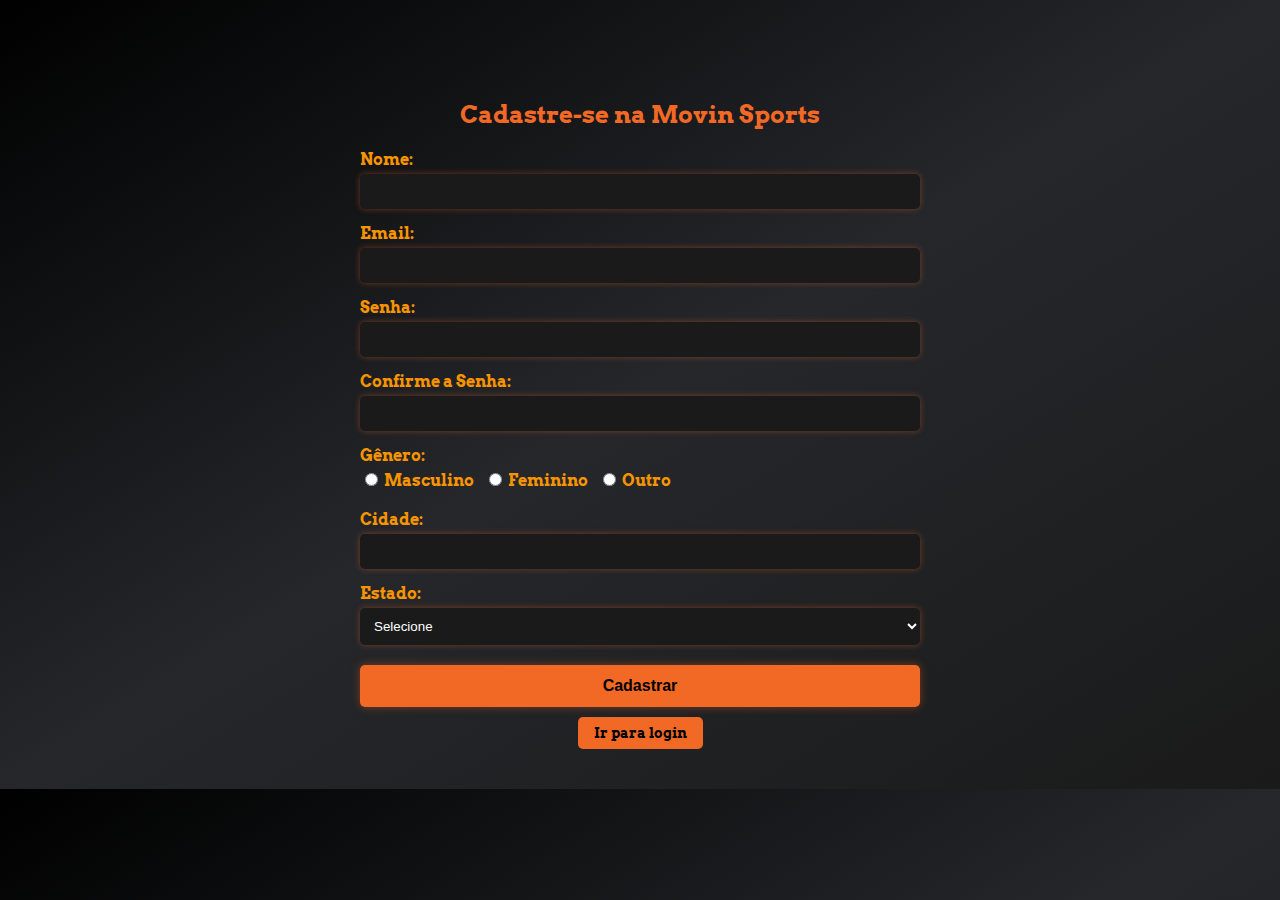
<file: docs/cadastro_login/cadastro.html>
<!DOCTYPE html>
<html lang="pt-br">
<head>
  <meta charset="UTF-8" />
  <meta name="viewport" content="width=device-width, initial-scale=1.0"/>
  <title>Página de Cadastro</title>
  <link href="https://fonts.googleapis.com/css2?family=Arvo&display=swap" rel="stylesheet">
  <link rel="stylesheet" href="style.css">
</head>
<body class="form-page">
  <div class="container">
    <h2>Cadastre-se na Movin Sports</h2>
    <form>
      <label for="nome">Nome:</label>
      <input type="text" id="nome" name="nome" required>

      <label for="email">Email:</label>
      <input type="email" id="email" name="email" required>

      <label for="senha">Senha:</label>
      <input type="password" id="senha" name="senha" required>

      <label for="confirmar-senha">Confirme a Senha:</label>
      <input type="password" id="confirmar-senha" name="confirmar-senha" required>

      <label>Gênero:</label>
      <div class="radio-group">
        <label><input type="radio" name="genero" value="masculino" required> Masculino</label>
        <label><input type="radio" name="genero" value="feminino"> Feminino</label>
        <label><input type="radio" name="genero" value="outro"> Outro</label>
      </div>

      <label for="cidade">Cidade:</label>
      <input type="text" id="cidade" name="cidade" required>

      <label for="estado">Estado:</label>
      <select id="estado" name="estado" required>
        <option value="">Selecione</option>
        <option value="SP">São Paulo</option>
        <option value="RJ">Rio de Janeiro</option>
        <option value="MG">Minas Gerais</option>
        <option value="BA">Bahia</option>
      </select>

      <button type="submit">Cadastrar</button>

      <div class="botao-login">
        <a href="login.html">Ir para login</a>
      </div>
    </form>
  </div>
</body>
</html>
</file>
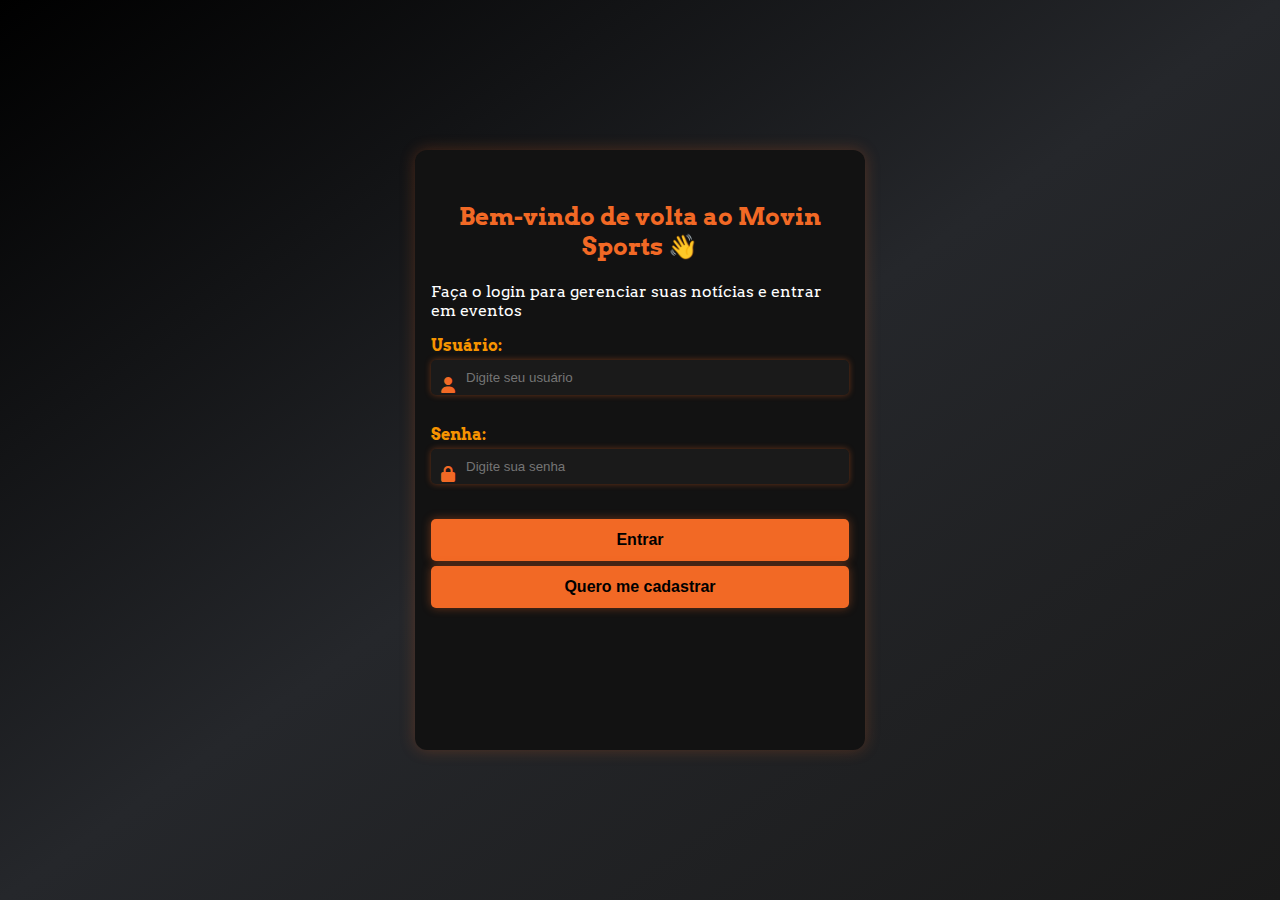
<file: docs/cadastro_login/login.html>
<!DOCTYPE html>
<html lang="pt-BR">
<head>
  <meta charset="UTF-8">
  <meta name="viewport" content="width=device-width, initial-scale=1.0">
  <title>Login - Notícias Esportivas</title>
  <link href="https://fonts.googleapis.com/css2?family=Arvo&display=swap" rel="stylesheet">
  <link rel="stylesheet" href="https://cdnjs.cloudflare.com/ajax/libs/font-awesome/6.5.0/css/all.min.css">
  <link rel="stylesheet" href="style.css">
</head>
<body class="central-page">
  <div class="container">
    <form id="login-form">
      <h2>Bem-vindo de volta ao Movin Sports 👋</h2>
      <p>Faça o login para gerenciar suas notícias e entrar em eventos</p>

      <label for="username">Usuário:</label>
      <div class="input-group">
        <i class="fas fa-user"></i>
        <input type="text" id="username" name="username" placeholder="Digite seu usuário" required>
      </div>

      <label for="password">Senha:</label>
      <div class="input-group">
        <i class="fas fa-lock"></i>
        <input type="password" id="password" name="password" placeholder="Digite sua senha" required>
      </div>

      <button type="submit">Entrar</button>
      <button type="button" onclick="window.location.href='cadastro.html'">Quero me cadastrar</button>
      <p id="login-error" class="error-message"></p>
    </form>
  </div>
  <script src="login.js"></script>
</body>
</html>
</file>
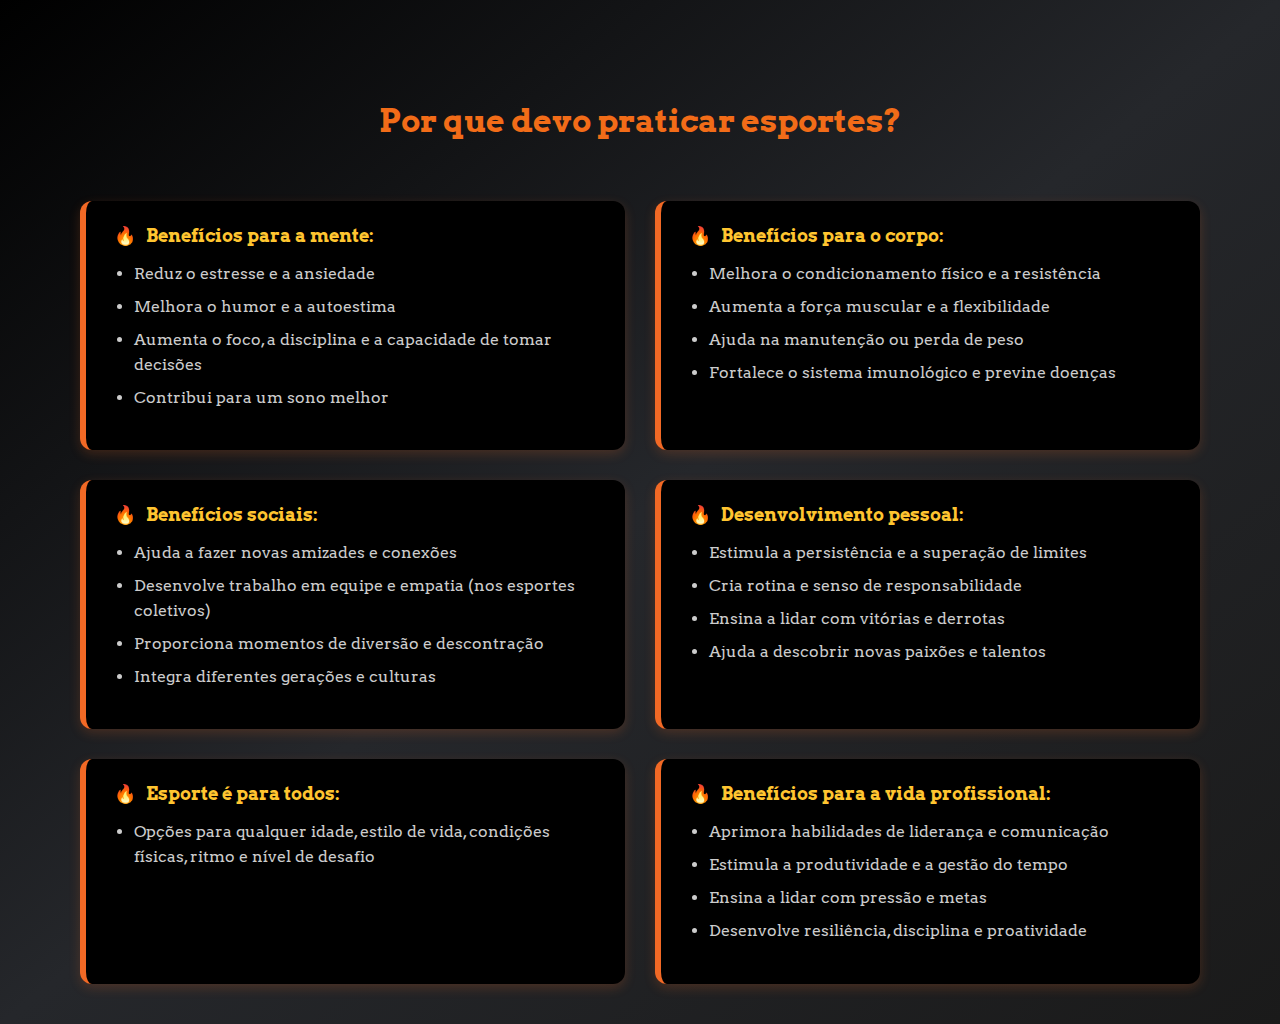
<file: docs/cadastro_login/pqpratica.html>
<!DOCTYPE html>
<html lang="pt-br">
<head>
  <meta charset="UTF-8">
  <meta name="viewport" content="width=device-width, initial-scale=1.0">
  <title>Por que Praticar Esportes?</title>
  <link href="https://fonts.googleapis.com/css2?family=Arvo&display=swap" rel="stylesheet">
  <link rel="stylesheet" href="style.css">
</head>
<body class="scroll-page">
  <div class="container grid-layout">
    <h1>Por que devo praticar esportes?</h1>

    <div class="section">
      <div class="section-title">Benefícios para a mente:</div>
      <ul>
        <li>Reduz o estresse e a ansiedade</li>
        <li>Melhora o humor e a autoestima</li>
        <li>Aumenta o foco, a disciplina e a capacidade de tomar decisões</li>
        <li>Contribui para um sono melhor</li>
      </ul>
    </div>

    <div class="section">
      <div class="section-title">Benefícios para o corpo:</div>
      <ul>
        <li>Melhora o condicionamento físico e a resistência</li>
        <li>Aumenta a força muscular e a flexibilidade</li>
        <li>Ajuda na manutenção ou perda de peso</li>
        <li>Fortalece o sistema imunológico e previne doenças</li>
      </ul>
    </div>

    <div class="section">
      <div class="section-title">Benefícios sociais:</div>
      <ul>
        <li>Ajuda a fazer novas amizades e conexões</li>
        <li>Desenvolve trabalho em equipe e empatia (nos esportes coletivos)</li>
        <li>Proporciona momentos de diversão e descontração</li>
        <li>Integra diferentes gerações e culturas</li>
      </ul>
    </div>

    <div class="section">
      <div class="section-title">Desenvolvimento pessoal:</div>
      <ul>
        <li>Estimula a persistência e a superação de limites</li>
        <li>Cria rotina e senso de responsabilidade</li>
        <li>Ensina a lidar com vitórias e derrotas</li>
        <li>Ajuda a descobrir novas paixões e talentos</li>
      </ul>
    </div>

    <div class="section">
      <div class="section-title">Esporte é para todos:</div>
      <ul>
        <li>Opções para qualquer idade, estilo de vida, condições físicas, ritmo e nível de desafio</li>
      </ul>
    </div>
    
    <div class="section">
      <div class="section-title">Benefícios para a vida profissional:</div>
      <ul>
        <li>Aprimora habilidades de liderança e comunicação</li>
        <li>Estimula a produtividade e a gestão do tempo</li>
        <li>Ensina a lidar com pressão e metas</li>
        <li>Desenvolve resiliência, disciplina e proatividade</li>
      </ul>
    </div>
  </div>
</body>
</html>
</file>
<file: docs/cadastro_login/style.css>
/* ———————— GERAL ———————— */
body {
  margin: 0;
  padding: 0;
  font-family: "Arvo", serif;
  background: linear-gradient(to bottom right, #000000, #25272b, #1a1a1a);
  color: #fff;
  animation: fadePage 1s ease-in-out;
}

@keyframes fadePage {
  from { opacity: 0; transform: translateY(15px); }
  to { opacity: 1; transform: translateY(0); }
}

h1, h2 {
  color: #f26925;
  margin-bottom: 20px;
  text-align: center;
}

/* ———————— LOGIN / CADASTRO ———————— */
.central-page {
  display: flex;
  justify-content: center;
  align-items: center;
  height: 100vh;
}

.central-page .container {
  background-color: #121212;
  padding: 30px;
  border-radius: 12px;
  box-shadow: 0 0 15px rgba(242, 105, 37, 0.25);
  max-width: 450px;
  width: 100%;
  box-sizing: border-box;
}

label {
  display: block;
  margin-bottom: 5px;
  font-weight: bold;
  color: #f79400;
}

input[type="text"],
input[type="email"],
input[type="password"],
input[type="datetime-local"],
input[type="number"],
select {
  width: 100%;
  padding: 10px;
  margin-bottom: 15px;
  border: none;
  border-radius: 5px;
  background-color: #1a1a1a;
  color: #fff;
  box-shadow: 0 0 6px rgba(242, 105, 37, 0.4);
  box-sizing: border-box;
}

input:focus, select:focus {
  outline: none;
  box-shadow: 0 0 10px #f26925;
}

.input-group {
  position: relative;
  margin-bottom: 15px;
}
.input-group i {
  position: absolute;
  left: 10px;
  top: 50%;
  transform: translateY(-50%);
  color: #f26925;
}
.input-group input {
  padding-left: 35px;
}

.radio-group {
  display: flex;
  gap: 10px;
  margin-bottom: 15px;
  color: #ccc;
}

button {
  width: 100%;
  padding: 12px;
  background-color: #f26925;
  color: #000;
  border: none;
  border-radius: 5px;
  font-size: 16px;
  font-weight: bold;
  cursor: pointer;
  margin-top: 5px;
  box-shadow: 0 0 10px rgba(242, 105, 37, 0.4);
  transition: background-color 0.3s ease, transform 0.3s ease;
}

button:hover {
  background-color: #ffc530;
  transform: scale(1.05);
}

.error-message {
  color: #ff6666;
  font-size: 14px;
  text-align: center;
}

.botao-login {
  text-align: center;
  margin-top: 10px;
}

.botao-login a {
  display: inline-block;
  padding: 8px 16px;
  font-size: 14px;
  color: #000;
  background-color: #f26925;
  border-radius: 5px;
  text-decoration: none;
  font-weight: bold;
  transition: background-color 0.3s ease;
}
.botao-login a:hover {
  background-color: #ffc530;
}

/* ———————— PÁGINA COM SCROLL (pqpratica) ———————— */
.scroll-page {
  align-items: flex-start;
  padding-top: 40px;
  height: auto;
}

.scroll-page .container.grid-layout {
  display: grid;
  grid-template-columns: 1fr 1fr;
  gap: 30px;
  padding: 40px;
  max-width: 1200px;
  margin: 0 auto;
}

.scroll-page .container.grid-layout h1 {
  grid-column: span 2;
  text-align: center;
  font-size: 32px;
  color: #f26c18;
  margin-bottom: 30px;
}

.section {
  background-color: #000;
  border-left: 6px solid #f26925;
  border-radius: 12px;
  padding: 24px 28px;
  box-shadow: 0 4px 12px rgba(242, 105, 37, 0.2);
  transition: transform 0.3s ease, box-shadow 0.3s ease;
}
.section:hover {
  transform: translateY(-6px);
  box-shadow: 0 6px 16px rgba(255, 197, 48, 0.6);
}
.section-title {
  font-size: 18px;
  font-weight: bold;
  color: #ffc530;
  display: flex;
  align-items: center;
  gap: 10px;
  margin-bottom: 12px;
}
.section-title::before {
  content: "🔥";
}
.scroll-page ul {
  padding-left: 20px;
  list-style-type: disc;
  color: #ccc;
}
.scroll-page ul li {
  font-size: 15.5px;
  line-height: 1.6;
  margin-bottom: 8px;
}

/* ———————— FORMULÁRIO DE CADASTRO ———————— */
.form-page {
  padding-top: 40px;
  height: auto;
}

.form-page .container {
  display: block;
  max-width: 600px;
  margin: 0 auto;
  padding: 40px 20px;
  box-sizing: border-box;
}

/* ———————— LAYOUT PARA EVENTOS ———————— */
body:not(.form-page):not(.scroll-page) .container {
  display: flex;
  flex-wrap: wrap;
  gap: 2rem;
  padding: 2rem 1rem;
  min-height: 600px;
}

.map-section,
.event-section {
  flex: 1 1 300px;
  background-color: #000;
  border-radius: 10px;
  padding: 1rem;
}

#map {
  width: 100%;
  height: 380px;
  border-radius: 10px;
  background-image: linear-gradient(145deg, #191919 0%, #0d0d0d 100%);
  animation: floatMap 6s ease-in-out infinite;
}
@keyframes floatMap {
  0%, 100% { transform: translateY(0); }
  50% { transform: translateY(-5px); }
}

@media (max-width: 768px) {
  body:not(.form-page):not(.scroll-page) .container {
    flex-direction: column;
    padding: 1rem;
  }

  .map-section, .event-section {
    width: 100%;
    margin-bottom: 1.5rem;
  }
}

.filter-section input[type="date"],
.filter-section select {
  width: 100%;
  padding: 0.5rem;
  border-radius: 5px;
  border: none;
  background-color: #1a1a1a;
  color: #fff;
  box-shadow: 0 0 6px rgba(242, 105, 37, 0.4);
  transition: all 0.3s ease;
  box-sizing: border-box;
}

.filter-section input[type="date"]:focus,
.filter-section select:focus {
  outline: none;
  background-color: #111;
  box-shadow: 0 0 8px #f26925;
}

/* Filtros alinhados e com espaçamento consistente */
.filter-section {
  display: flex;
  flex-wrap: wrap;
  gap: 1rem;
  align-items: flex-start;
  margin-bottom: 2rem;
}

.filter-section > * {
  flex: 1 1 140px;
  min-width: 140px;
}

/* Garante que o botão não fique perdido na direita */
.filter-section button {
  flex: 0 0 auto;
  align-self: flex-end;
  margin-left: auto;
}

/* Espaçamento entre filtros e lista de eventos */
.event-section h2 {
  margin-bottom: 1.2rem;
}

.event-carousel {
  flex: 1;
  padding-right: 0.5rem;
  overflow: hidden;
  max-height: 400px;
  position: relative;
}

.event-carousel {
  overflow: hidden;
  max-height: 400px;
  position: relative;
}

.events-wrapper {
  display: flex;
  flex-direction: column;
  gap: 1.5rem;
  animation: scrollUp 25s linear infinite;
  pointer-events: auto; /* ✅ força o ponteiro funcionar */
}

@keyframes scrollUp {
  0% { transform: translateY(0); }
  100% { transform: translateY(-50%); }
}


@keyframes scrollUp {
  0% { transform: translateY(0); }
  100% { transform: translateY(-50%); }
}

.scroll-page .container.grid-layout {
  display: grid;
  grid-template-columns: 1fr 1fr;
  gap: 30px;
  padding: 40px;
  max-width: 1200px;
  margin: 0 auto;
  box-sizing: border-box;
}

.scroll-page .container.grid-layout h1 {
  grid-column: span 2;
  text-align: center;
  font-size: 32px;
  color: #f26c18;
  margin-bottom: 30px;
}
</file>
